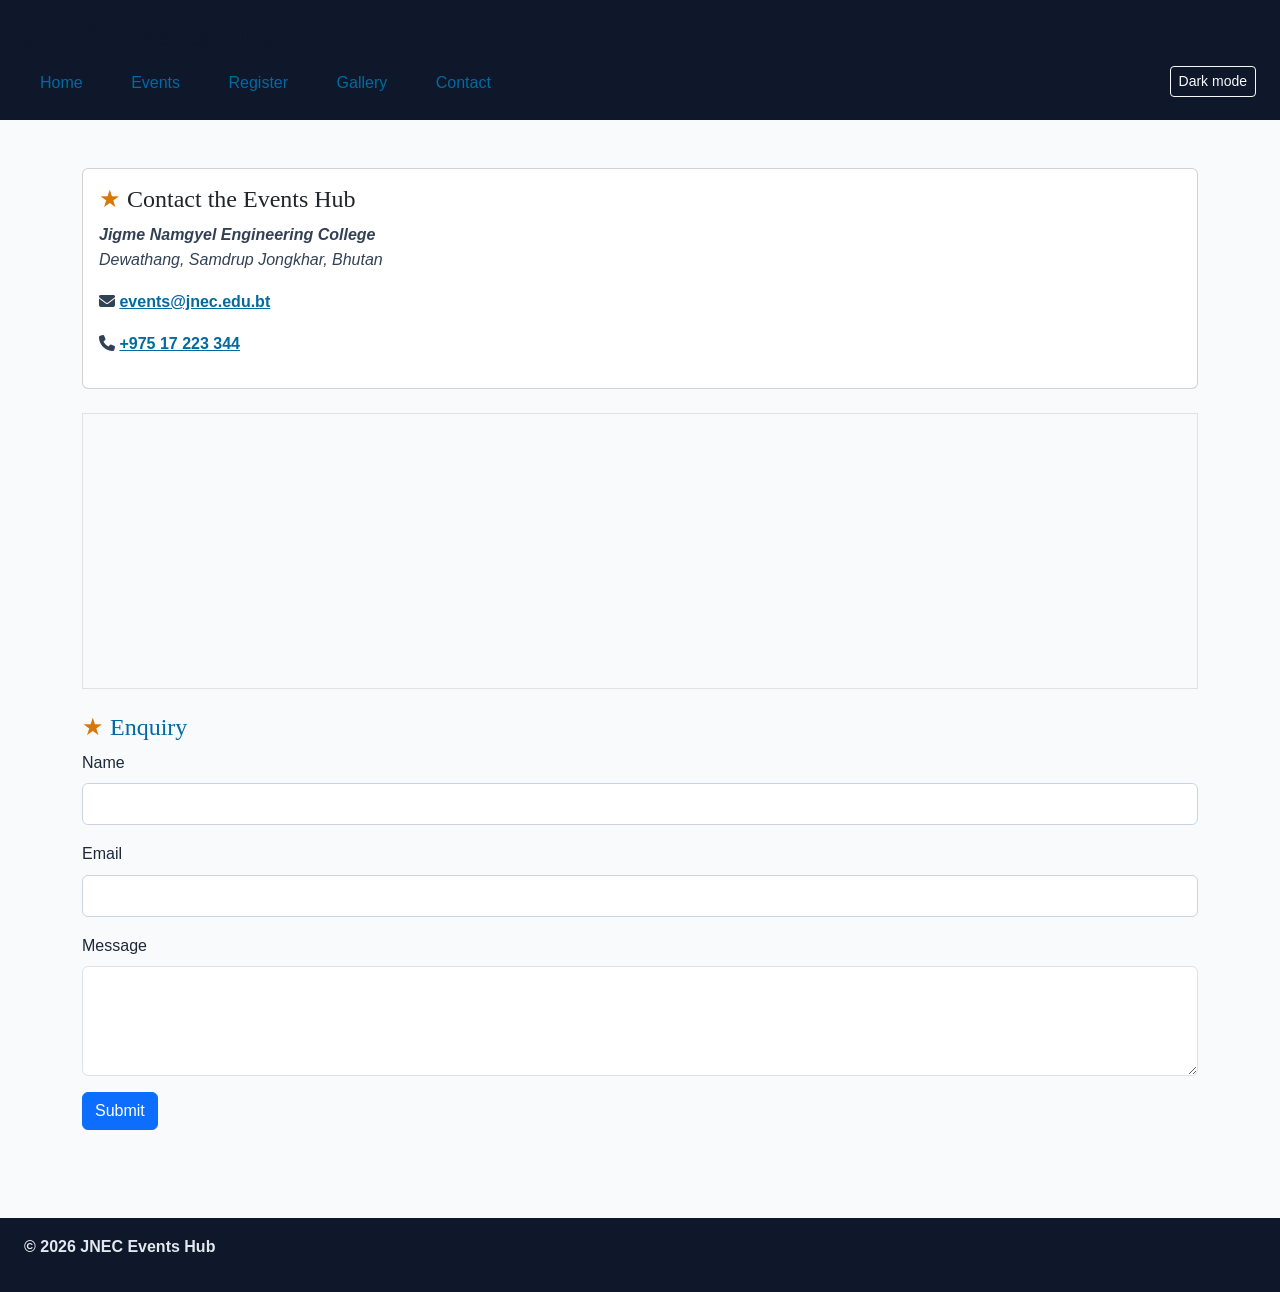
<file: contact.html>
<!DOCTYPE html> 
 <html lang="en"> 
 <head> 
   <meta charset="UTF-8"> 
   <meta name="viewport" content="width=device-width, initial-scale=1.0"> 
   <title>JNEC Events Hub — Contact</title> 
   <link 
href="https://cdn.jsdelivr.net/npm/bootstrap@5.3.3/dist/css/bootstrap.min.css" 
rel="stylesheet"> 
   <link rel="stylesheet" 
href="https://cdnjs.cloudflare.com/ajax/libs/font-awesome/6.5.2/css/all.min.css"> 
   <link rel="stylesheet" href="css/styles.css"> 
 </head> 
 <body> 
   <header id="top"> 
  <h1>JNEC Events Hub</h1> 
  <button type="button" id="darkToggle" class="btn btn-sm btn-outline-light">Dark 
mode</button> 
  <nav> 
    <a href="index.html">Home</a> 
    <a href="events.html">Events</a> 
    <a href="register.html">Register</a> 
    <a href="gallery.html">Gallery</a> 
    <a href="contact.html">Contact</a> 
  </nav> 
   </header> 
   <main> 
  <div class="container py-4"> 
    <div class="card mb-4"> 
      	<div class="card-body"> 
        <h2 class="card-title">Contact the Events Hub</h2> 
        <p>Jigme Namgyel Engineering College<br> 
           	Dewathang, Samdrup Jongkhar, Bhutan</p> 
        <p><i class="fa-solid fa-envelope"></i> 
           	<a href="mailto:events@jnec.edu.bt">events@jnec.edu.bt</a></p> 
        <p><i class="fa-solid fa-phone"></i> 
           	<a href="tel:+97517223344">+975 17 223 344</a></p> 
      	</div> 
    </div> 
    <div class="border p-2 mb-4"> 
      	<iframe 
src="https://www.openstreetmap.org/export/embed.html?bbox=91.44,26.85,91.48,26.88" 
              width="100%" height="250" title="Campus map"></iframe> 
    </div> 
 
    <h2>Enquiry</h2> 
    <form action="#" method="post" id="enquiryForm"> 
      	<div class="mb-3"> 
        <label for="enq-name" class="form-label">Name</label> 
        <input type="text" class="form-control" id="enq-name" name="name"> 
      	</div> 
      	<div class="mb-3"> 
        <label for="enq-email" class="form-label">Email</label> 
        <input type="text" class="form-control" id="enq-email" name="email"> 
      	</div> 
      	<div class="mb-3"> 
        <label for="enq-message" class="form-label">Message</label> 
        <textarea class="form-control" id="enq-message" name="message" 
rows="4"></textarea> 
      	</div> 
      	<button type="submit" class="btn btn-primary">Submit</button> 
    </form> 
  </div> 
   </main> 
   <footer> 
  <p>&copy; <span id="year"></span> JNEC Events Hub</p> 
   </footer> 
   <script 
src="https://cdn.jsdelivr.net/npm/bootstrap@5.3.3/dist/js/bootstrap.bundle.min.js"></script> 
   <script src="js/main.js"></script> 
 </body> 
 </html>
</file>
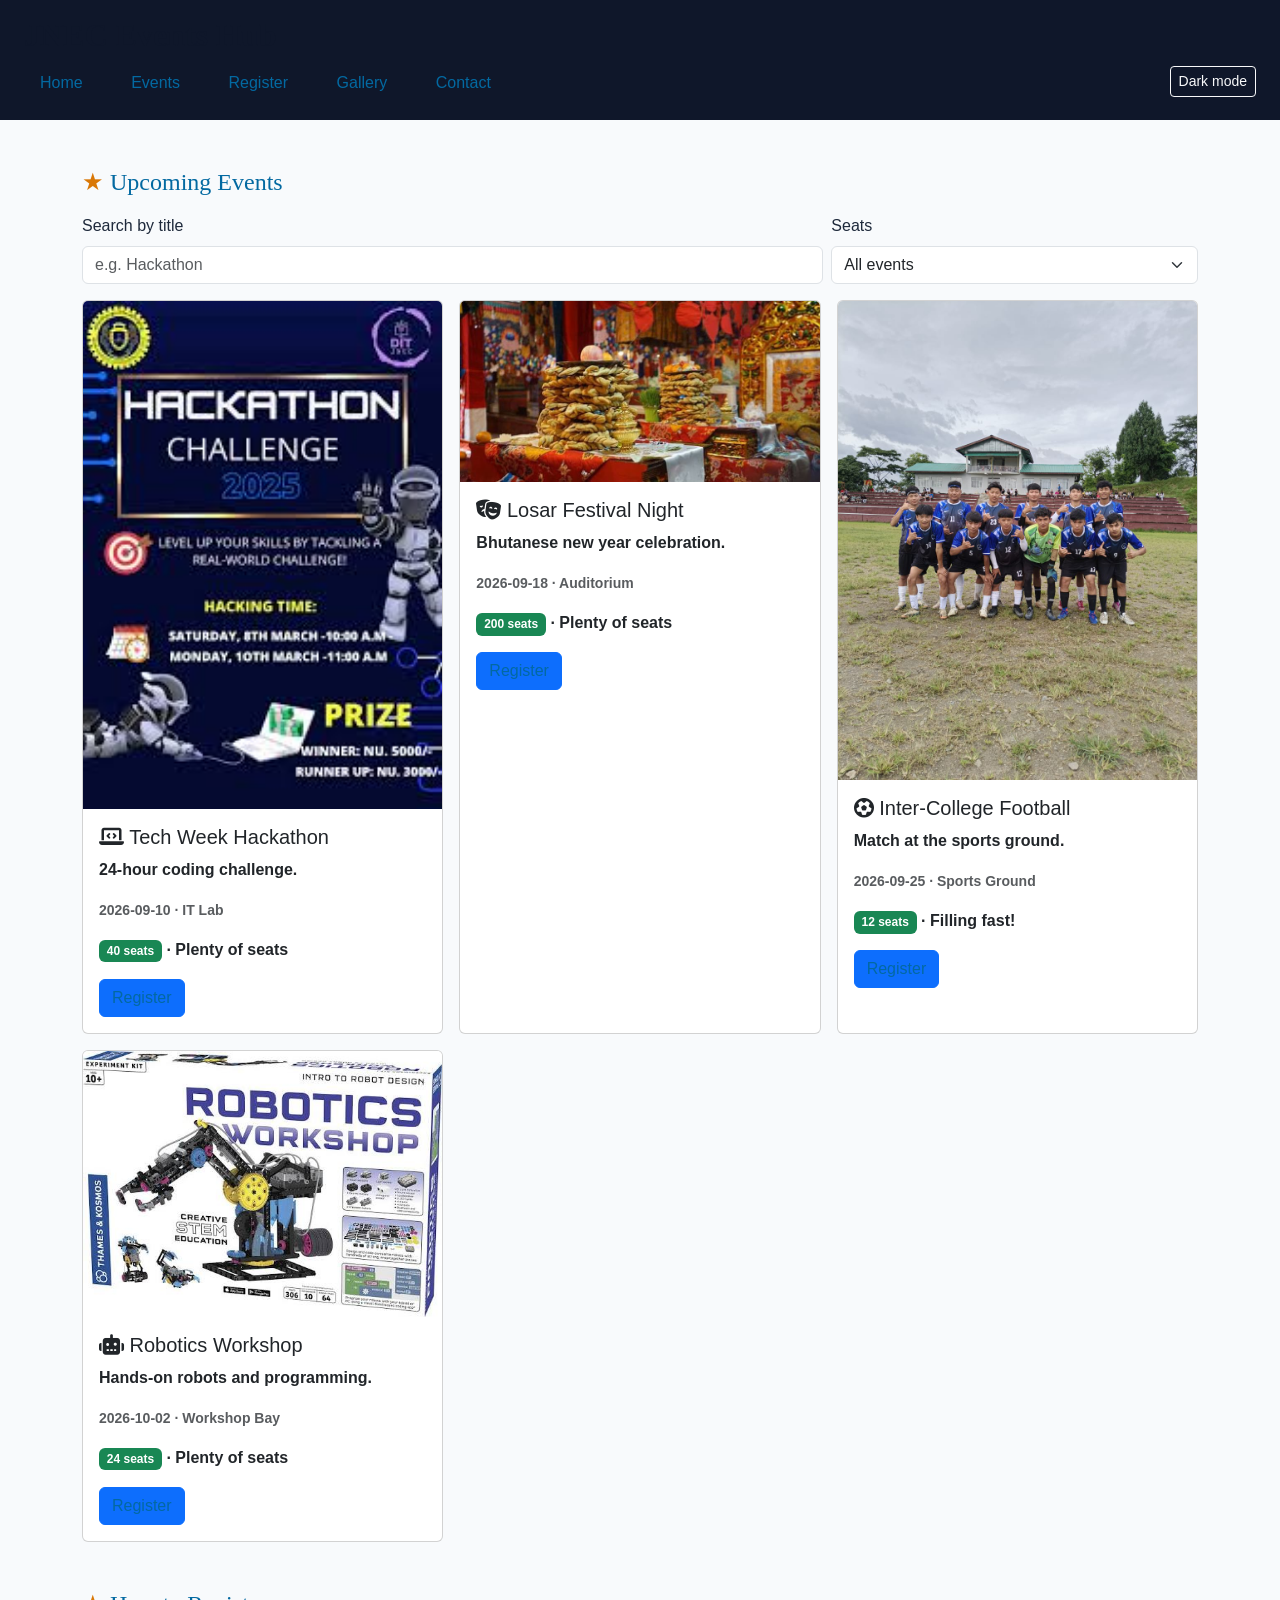
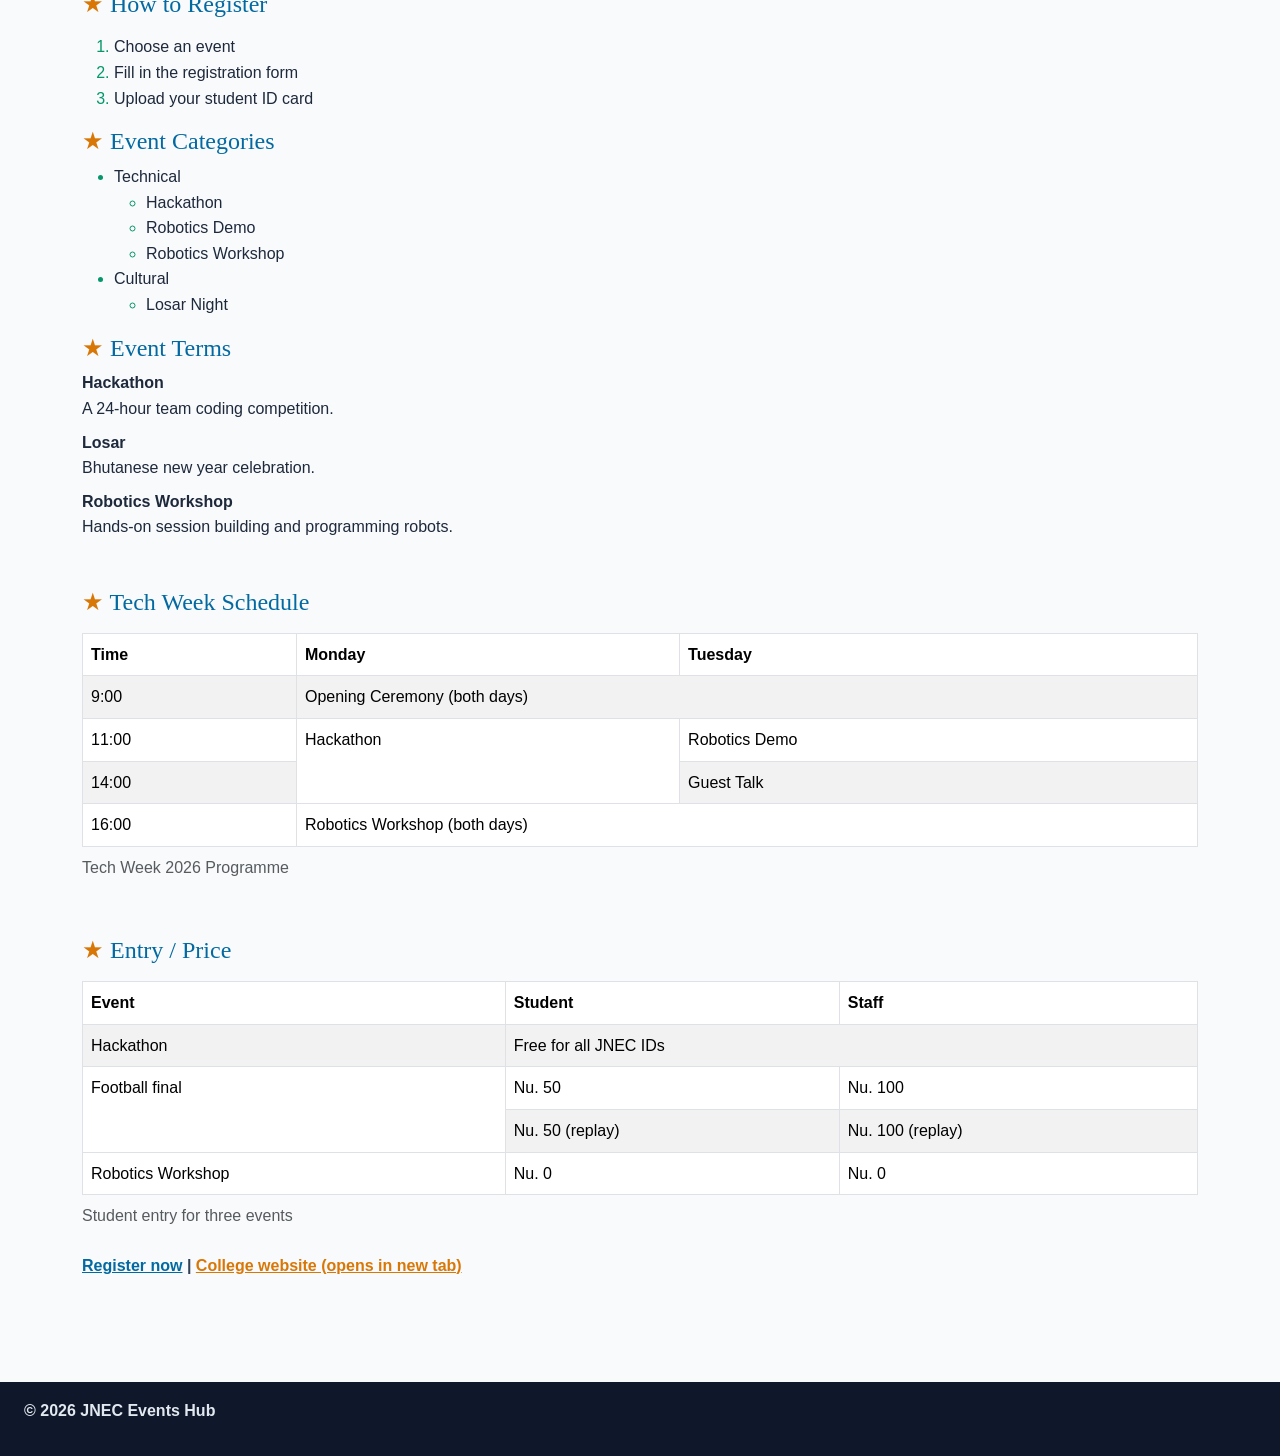
<file: events.html>
<!DOCTYPE html> 
 <html lang="en"> 
 <head> 
   <meta charset="UTF-8"> 
   <meta name="viewport" content="width=device-width, initial-scale=1.0"> 
   <title>JNEC Events Hub — Events</title> 
   <link 
href="https://cdn.jsdelivr.net/npm/bootstrap@5.3.3/dist/css/bootstrap.min.css" 
rel="stylesheet"> 
   <link rel="stylesheet" 
href="https://cdnjs.cloudflare.com/ajax/libs/font-awesome/6.5.2/css/all.min.css"> 
   <link rel="stylesheet" href="css/styles.css"> 
 </head> 
 <body> 
   <header id="top"> 
  <h1>JNEC Events Hub</h1> 
  <button type="button" id="darkToggle" class="btn btn-sm btn-outline-light">Dark 
mode</button> 
  <nav> 
    <a href="index.html">Home</a> 
    <a href="events.html">Events</a> 
    <a href="register.html">Register</a> 
    <a href="gallery.html">Gallery</a> 
    <a href="contact.html">Contact</a> 
  </nav> 
   </header> 
 
   <main> 
  <div class="container py-4"> 
    <h2 class="mb-3">Upcoming Events</h2> 
    <div class="row g-2 mb-3"> 
      	<div class="col-md-8"> 
        <label for="search" class="form-label">Search by title</label> 
        <input type="search" id="search" class="form-control" placeholder="e.g. 
Hackathon"> 

	      	</div> 
	      	<div class="col-md-4"> 
        <label for="seat-filter" class="form-label">Seats</label> 
        <select id="seat-filter" class="form-select"> 
          <option value="all">All events</option> 
          <option value="open">Open seats</option> 
          <option value="full">Sold out</option> 
        </select> 
	      	</div> 
    </div> 
    <div class="row g-3" id="eventList"></div> 
 
    <h2 class="mt-5 mb-3">How to Register</h2> 
    <ol type="1"> 
	      	<li>Choose an event</li> 
	      	<li>Fill in the registration form</li> 
	      	<li>Upload your student ID card</li> 
    </ol> 
 
    <h2>Event Categories</h2> 
    <ul> 
	      	<li>Technical 
        <ul> 
             <li>Hackathon</li> 
          <li>Robotics Demo</li> 
          <li>Robotics Workshop</li> 
        </ul> 
	      	</li> 
	      	<li>Cultural 
        <ul><li>Losar Night</li></ul> 
	      	</li> 
    </ul> 
 
    <h2>Event Terms</h2> 
    <dl> 
	      	<dt>Hackathon</dt> 
	      	<dd>A 24-hour team coding competition.</dd> 
	      	<dt>Losar</dt> 
	      	<dd>Bhutanese new year celebration.</dd> 
	      	<dt>Robotics Workshop</dt> 
	      	<dd>Hands-on session building and programming robots.</dd> 
    </dl> 
 
    <h2 class="mt-5 mb-3">Tech Week Schedule</h2> 
    <table class="table table-striped table-bordered"> 
	      	<caption>Tech Week 2026 Programme</caption> 
	      	<thead> 
           <tr><th>Time</th><th>Monday</th><th>Tuesday</th></tr> 
	      	</thead> 

	      	<tbody> 
        <tr> 
          <td>9:00</td> 
          <td colspan="2">Opening Ceremony (both days)</td> 
        </tr> 
        <tr> 
          <td>11:00</td> 
          <td rowspan="2">Hackathon</td> 
          <td>Robotics Demo</td> 
        </tr> 
        <tr> 
          <td>14:00</td> 
          <td>Guest Talk</td> 
        </tr> 
        <tr> 
          <td>16:00</td> 
          <td colspan="2">Robotics Workshop (both days)</td> 
        </tr> 
	      	</tbody> 
    </table> 
 
    <h2 class="mt-5 mb-3">Entry / Price</h2> 
    <table class="table table-striped table-bordered"> 
	      	<caption>Student entry for three events</caption> 
	      	<thead> 
           <tr><th>Event</th><th>Student</th><th>Staff</th></tr> 
	      	</thead> 
	      	<tbody> 
        <tr> 
             <td>Hackathon</td> 
          <td colspan="2">Free for all JNEC IDs</td> 
        </tr> 
        <tr> 
          <td rowspan="2">Football final</td> 
          <td>Nu. 50</td> 
          <td>Nu. 100</td> 
        </tr> 
        <tr> 
          <td>Nu. 50 (replay)</td> 
          <td>Nu. 100 (replay)</td> 
        </tr> 
        <tr> 
          <td>Robotics Workshop</td> 
          <td>Nu. 0</td> 
          <td>Nu. 0</td> 
        </tr> 
	      	</tbody> 
    </table> 
 
    <p><a href="register.html">Register now</a> | 
       	<a href="https://www.jnec.edu.bt" target="_blank" rel="noopener"> 
       	College website (opens in new tab)</a></p> 
  </div> 
   </main> 
 
   <footer> 
  <p>&copy; <span id="year"></span> JNEC Events Hub</p> 
   </footer> 
   <script 
src="https://cdn.jsdelivr.net/npm/bootstrap@5.3.3/dist/js/bootstrap.bundle.min.js"></script> 
    <script src="js/main.js"></script> 
 </body> 
 </html>
</file>
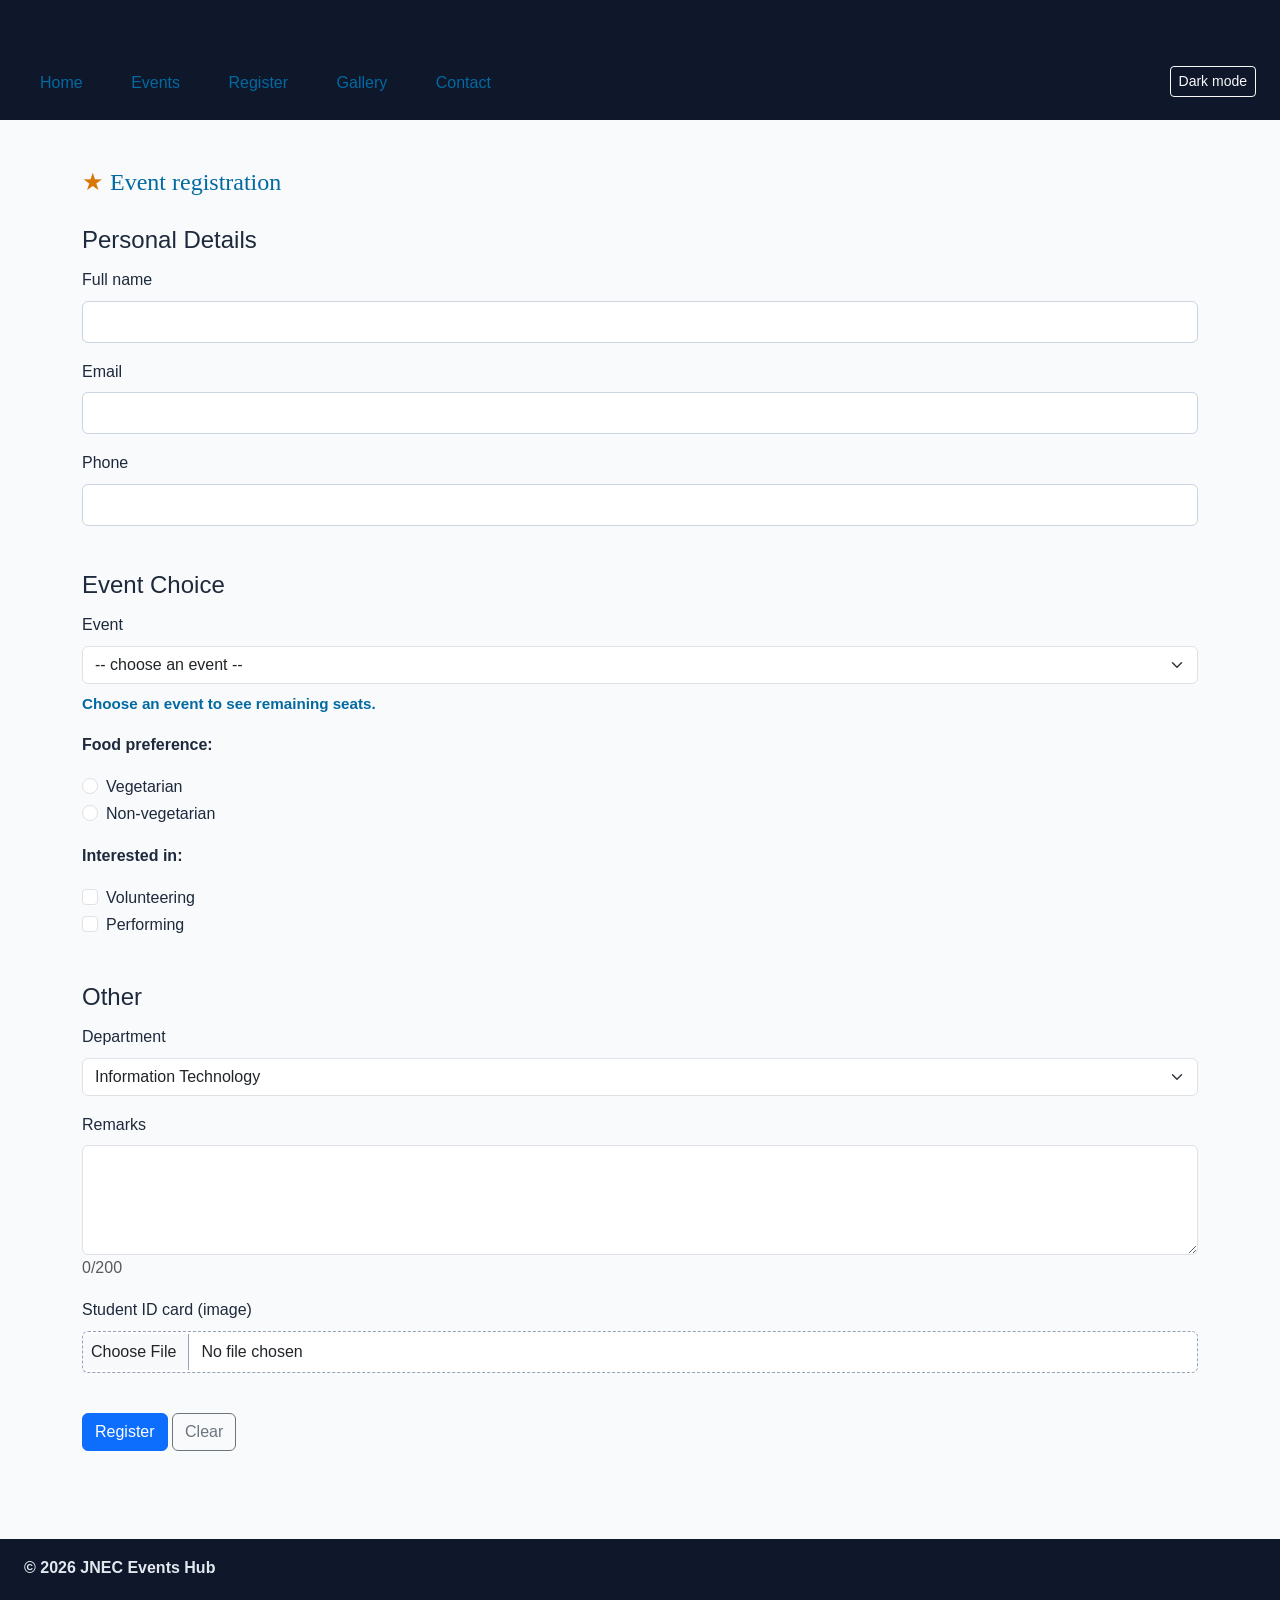
<file: register.html>
<!DOCTYPE html> 
 <html lang="en"> 
 <head> 
   <meta charset="UTF-8"> 
   <meta name="viewport" content="width=device-width, initial-scale=1.0"> 
   <title>JNEC Events Hub — Register</title> 
   <link 
href="https://cdn.jsdelivr.net/npm/bootstrap@5.3.3/dist/css/bootstrap.min.css" 
rel="stylesheet"> 
   <link rel="stylesheet" 
href="https://cdnjs.cloudflare.com/ajax/libs/font-awesome/6.5.2/css/all.min.css"> 
   <link rel="stylesheet" href="css/styles.css"> 
 </head> 
 <body> 
   <header id="top"> 
  <h1>JNEC Events Hub</h1> 
  <button type="button" id="darkToggle" class="btn btn-sm btn-outline-light">Dark 
mode</button> 
  <nav> 
    <a href="index.html">Home</a> 
    <a href="events.html">Events</a> 
    <a href="register.html">Register</a> 
    <a href="gallery.html">Gallery</a> 
    <a href="contact.html">Contact</a> 
  </nav> 
   </header> 
 
   <main> 
  <div class="container py-4"> 
    <h2 class="mb-4">Event registration</h2> 

    <form action="#" method="post" enctype="multipart/form-data" id="regForm"> 
	      	<fieldset class="mb-4"> 
        <legend>Personal Details</legend> 
        <div class="mb-3"> 
          <label for="fullname" class="form-label">Full name</label> 
          <input type="text" class="form-control" id="fullname" name="fullname"> 
          <span id="err-fullname" class="error"></span> 
        </div> 
        <div class="mb-3"> 
          <label for="email" class="form-label">Email</label> 
          <input type="text" class="form-control" id="email" name="email"> 
          <span id="err-email" class="error"></span> 
        </div> 
        <div class="mb-3"> 
          <label for="phone" class="form-label">Phone</label> 
          <input type="text" class="form-control" id="phone" name="phone"> 
          <span id="err-phone" class="error"></span> 
        </div> 
	      	</fieldset> 
 
	      	<fieldset class="mb-4"> 
        <legend>Event Choice</legend> 
        <div class="mb-3"> 
          <label for="event_id" class="form-label">Event</label> 
          <select class="form-select" id="event_id" name="event_id"> 
	            	<option value="">-- choose an event --</option> 
	            	<option value="1">Tech Week Hackathon</option> 
	            	<option value="2">Losar Festival Night</option> 
	            	<option value="3">Inter-College Football</option> 
	            	<option value="4">Robotics Workshop</option> 
          </select> 
          <span id="err-event_id" class="error"></span> 
          <p id="seatsHint" class="seats-hint mt-2">Choose an event to see remaining 
seats.</p> 
        </div> 
        <p>Food preference:</p> 
        <div class="form-check"> 
          <input class="form-check-input" type="radio" id="veg" name="food" 
value="veg"> 
          <label class="form-check-label" for="veg">Vegetarian</label> 
        </div> 
        <div class="form-check mb-3"> 
          <input class="form-check-input" type="radio" id="nonveg" name="food" 
value="nonveg"> 
          <label class="form-check-label" for="nonveg">Non-vegetarian</label> 
        </div> 
        <span id="err-food" class="error"></span> 
        <p>Interested in:</p> 
        <div class="form-check"> 

          <input class="form-check-input" type="checkbox" id="volunteer" 
name="interests" value="volunteer"> 
          <label class="form-check-label" for="volunteer">Volunteering</label> 
        </div> 
        <div class="form-check mb-3"> 
          <input class="form-check-input" type="checkbox" id="perform" 
name="interests" value="perform"> 
          <label class="form-check-label" for="perform">Performing</label> 
        </div> 
        <span id="err-interests" class="error"></span> 
	      	</fieldset> 
 
	      	<fieldset class="mb-4"> 
           <legend>Other</legend> 
        <div class="mb-3"> 
          <label for="department" class="form-label">Department</label> 
          <select class="form-select" id="department" name="department"> 
	            	<option value="it">Information Technology</option> 
	            	<option value="civil">Civil</option> 
	            	<option value="electrical">Electrical</option> 
          </select> 
        </div> 
        <div class="mb-3"> 
          <label for="remarks" class="form-label">Remarks</label> 
          <textarea class="form-control" id="remarks" name="remarks" rows="4" 
maxlength="200"></textarea> 
          <span id="charCount" class="text-muted">0/200</span> 
        </div> 
        <div class="mb-3"> 
          <label for="id_card" class="form-label">Student ID card (image)</label> 
          <input class="form-control" type="file" id="id_card" name="id_card"> 
        </div> 
	      	</fieldset> 
 
	      	<button type="submit" class="btn btn-primary">Register</button> 
	      	<button type="reset" class="btn btn-outline-secondary">Clear</button> 
    </form> 
  </div> 
   </main> 
 
   <footer> 
  <p>&copy; <span id="year"></span> JNEC Events Hub</p> 
   </footer> 
   <script 
src="https://cdn.jsdelivr.net/npm/bootstrap@5.3.3/dist/js/bootstrap.bundle.min.js"></script> 
   <script src="js/main.js"></script> 
   <script src="js/validate.js"></script> 
 </body> 
 </html>
</file>
<file: css/styles.css>
��/ *   F I L E :   c s s / s t y l e s . c s s      P r a c t i c a l   I I I   ( C S S   &   B o o t s t r a p )   * /    
    
   b o d y   {    
       f o n t - f a m i l y :   " S e g o e   U I " ,   A r i a l ,   s a n s - s e r i f ;    
       m a r g i n :   0 ;    
  
       c o l o r :   r g b ( 3 0 ,   4 1 ,   5 9 ) ;    
       b a c k g r o u n d :   # f 8 f a f c ;    
       f o n t - s i z e :   1 6 p x ;    
       l i n e - h e i g h t :   1 . 6 ;    
   }    
    
   h e a d e r   {    
       b a c k g r o u n d :   # 0 f 1 7 2 a ;    
       c o l o r :   w h i t e ;    
       p a d d i n g :   1 6 p x   2 4 p x ;    
   }    
    
   n a v   a   {    
       c o l o r :   # 7 d d 3 f c ;    
       m a r g i n - r i g h t :   1 2 p x ;    
       t e x t - d e c o r a t i o n :   n o n e ;    
       d i s p l a y :   i n l i n e - b l o c k ;    
       p a d d i n g :   8 p x   1 6 p x ;    
   }    
    
   f o o t e r   {    
       b a c k g r o u n d :   # 0 f 1 7 2 a ;    
       c o l o r :   # e 2 e 8 f 0 ;    
       p a d d i n g :   1 6 p x   2 4 p x ;    
       m a r g i n - t o p :   4 0 p x ;    
   }    
    
   m a i n   {    
       p a d d i n g :   2 4 p x ;    
   }    
    
   / *   s i m p l e   s e l e c t o r s   * /    
   h 1   {   c o l o r :   # 0 f 1 7 2 a ;   f o n t - w e i g h t :   7 0 0 ;   f o n t - s i z e :   2 r e m ;   }    
   h 2   {   c o l o r :   # 0 3 6 9 a 1 ;   f o n t - s i z e :   1 . 5 r e m ;   t e x t - a l i g n :   l e f t ;   }    
   . i n t r o   {   b a c k g r o u n d :   # f 8 f a f c ;   }    
   # w e l c o m e   {   p a d d i n g :   2 4 p x ;   }    
   p . i n t r o   {   f o n t - s i z e :   1 . 0 5 r e m ;   }    
   h 1 ,   h 2 ,   h 3   {   f o n t - f a m i l y :   G e o r g i a ,   s e r i f ;   }    
    
   / *   c o m b i n a t o r s   * /    
   n a v   a   {   t e x t - d e c o r a t i o n :   n o n e ;   }    
   m a i n   >   s e c t i o n   {   m a r g i n - b o t t o m :   2 4 p x ;   }    
   h 2   +   p   {   f o n t - s t y l e :   i t a l i c ;   }    
   h 2   ~   p   {   c o l o r :   # 3 3 4 1 5 5 ;   }    
    
   / *   p s e u d o - c l a s s e s   * /    
   n a v   a : h o v e r   {   c o l o r :   # 3 8 b d f 8 ;   }    
   i n p u t : f o c u s   {   o u t l i n e :   2 p x   s o l i d   # 0 3 6 9 a 1 ;   }    
   i n p u t : c h e c k e d   +   l a b e l   {   f o n t - w e i g h t :   7 0 0 ;   }    
  
   t r : n t h - c h i l d ( e v e n )   {   b a c k g r o u n d :   # f 1 f 5 f 9 ;   }    
    
   a : l i n k   {   c o l o r :   # 0 3 6 9 a 1 ;   }    
   a : v i s i t e d   {   c o l o r :   # 7 c 3 a e d ;   }    
   a : h o v e r   {   c o l o r :   # 0 e a 5 e 9 ;   }    
   a : a c t i v e   {   c o l o r :   # b 9 1 c 1 c ;   }    
    
   / *   o r i g i n a l   p s e u d o - c l a s s   ( A c t i v i t y   5 )   * /    
   b u t t o n : h o v e r   {    
       o p a c i t y :   0 . 9 ;    
   }    
    
   / *   p s e u d o - e l e m e n t s   * /    
   p : : f i r s t - l i n e   {   f o n t - w e i g h t :   b o l d ;   }    
   . i n t r o : : f i r s t - l e t t e r   {    
       f o n t - s i z e :   1 . 6 e m ;    
       c o l o r :   # 0 3 6 9 a 1 ;    
   }    
   h 2 : : b e f o r e   {   c o n t e n t :   " &  " ;   c o l o r :   # d 9 7 7 0 6 ;   }    
   l i : : m a r k e r   {   c o l o r :   # 0 5 9 6 6 9 ;   }    
   : : s e l e c t i o n   {   c o l o r :   # 7 f 1 d 1 d ;   b a c k g r o u n d :   # f d e 6 8 a ;   }    
    
   / *   a t t r i b u t e   s e l e c t o r s   * /    
   a [ t a r g e t = " _ b l a n k " ]   {   c o l o r :   # d 9 7 7 0 6 ;   }    
   i n p u t [ t y p e = " f i l e " ]   {   b o r d e r :   1 p x   d a s h e d   # 9 4 a 3 b 8 ;   p a d d i n g :   8 p x ;   }    
   i n p u t [ t y p e = " t e x t " ]   {   b o r d e r :   1 p x   s o l i d   # c b d 5 e 1 ;   p a d d i n g :   8 p x ;   }    
    
   / *   o r i g i n a l   a t t r i b u t e   s e l e c t o r   ( A c t i v i t y   5 )   * /    
   i n p u t [ t y p e = " c h e c k b o x " ]   {    
       a c c e n t - c o l o r :   # 0 3 6 9 a 1 ;    
   }    
    
   . h i g h l i g h t   {   c o l o r :   c r i m s o n ;   }    
   . i n t r o   p   {    
       t e x t - i n d e n t :   2 e m ;    
       t e x t - a l i g n :   j u s t i f y ;    
   }    
   . s o l d - o u t   {    
       t e x t - d e c o r a t i o n :   l i n e - t h r o u g h ;    
       t e x t - d e c o r a t i o n - c o l o r :   # e f 4 4 4 4 ;    
       t e x t - d e c o r a t i o n - s t y l e :   s o l i d ;    
   }    
   . h e r o - t i t l e   {    
       l e t t e r - s p a c i n g :   0 . 0 4 e m ;    
       w o r d - s p a c i n g :   0 . 1 e m ;    
   }    
   e m   {   f o n t - s t y l e :   i t a l i c ;   }    
   h e a d e r   {   b a c k g r o u n d - c o l o r :   # 0 f 1 7 2 a ;   }    
    
  
   . i n t r o   {    
       m a r g i n :   2 4 p x   1 6 p x   3 2 p x   1 6 p x ;    
       p a d d i n g :   2 0 p x ;    
       b o r d e r :   1 p x   s o l i d   # e 2 e 8 f 0 ;    
       b a c k g r o u n d :   w h i t e ;    
   }    
   s e c t i o n   {    
       m a r g i n - b o t t o m :   2 8 p x ;    
       p a d d i n g - l e f t :   8 p x ;    
   }    
    
   . a d m i n - o n l y   {   d i s p l a y :   n o n e ;   }    
   . b a d g e   {   d i s p l a y :   i n l i n e ;   }    
   . e v e n t - c a r d   {   d i s p l a y :   b l o c k ;   }    
    
   . e r r o r   {   c o l o r :   # b 9 1 c 1 c ;   f o n t - s i z e :   0 . 9 r e m ;   d i s p l a y :   b l o c k ;   m a r g i n - t o p :   0 . 2 5 r e m ;   }    
    
   . s o l d - o u t - c a r d   {   o p a c i t y :   0 . 8 5 ;   }    
   . s o l d - o u t - c a r d   . c a r d - t i t l e   {   t e x t - d e c o r a t i o n :   l i n e - t h r o u g h ;   }    
    
   # d a r k T o g g l e   {    
       f l o a t :   r i g h t ;    
       m a r g i n - t o p :   4 p x ;    
   }    
    
   b o d y . d a r k   {    
       b a c k g r o u n d :   # 0 f 1 7 2 a ;    
       c o l o r :   # e 2 e 8 f 0 ;    
   }    
   b o d y . d a r k   h e a d e r ,    
   b o d y . d a r k   f o o t e r   {    
       b a c k g r o u n d :   # 0 2 0 6 1 7 ;    
   }    
   b o d y . d a r k   . c a r d ,    
   b o d y . d a r k   . i n t r o   {    
       b a c k g r o u n d :   # 1 e 2 9 3 b ;    
       c o l o r :   # e 2 e 8 f 0 ;    
       b o r d e r - c o l o r :   # 3 3 4 1 5 5 ;    
   }    
   b o d y . d a r k   h 1 ,    
   b o d y . d a r k   h 2   {    
       c o l o r :   # 7 d d 3 f c ;    
   }    
    
   . s e a t s - h i n t   {    
       f o n t - s i z e :   0 . 9 5 r e m ;    
       c o l o r :   # 0 3 6 9 a 1 ;    
   }    
    
   i m g   {   m a x - w i d t h :   1 0 0 % ;   h e i g h t :   a u t o ;   }    
    
   @ m e d i a   ( m a x - w i d t h :   6 0 0 p x )   {    
       n a v   a   {    
     d i s p l a y :   b l o c k ;    
     m a r g i n :   4 p x   0 ;    
       }    
       b o d y   {   f o n t - s i z e :   1 5 p x ;   }    
   }    
    
    
      
 
</file>
